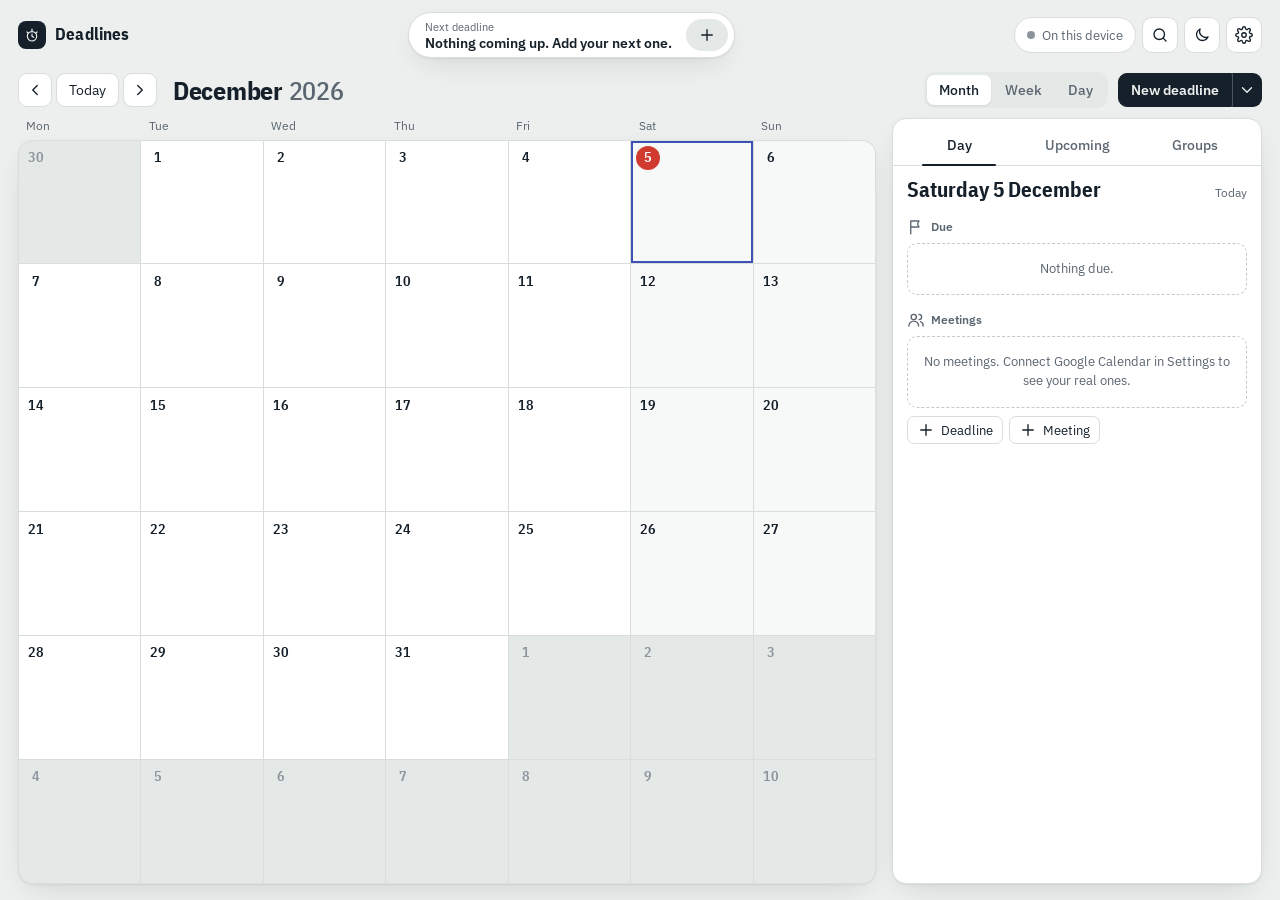
<file: index.html>
<!DOCTYPE html>
<html lang="en">
<head>
<meta charset="utf-8">
<meta name="viewport" content="width=device-width, initial-scale=1, viewport-fit=cover">
<meta name="theme-color" content="#ECEFED" media="(prefers-color-scheme: light)">
<meta name="theme-color" content="#0D1217" media="(prefers-color-scheme: dark)">
<meta name="description" content="Deadlines, meetings and conference pipelines in one calendar, synced with Google Calendar.">
<title>Deadlines</title>
<link rel="manifest" href="manifest.webmanifest">
<link rel="icon" href="icons/icon.svg" type="image/svg+xml">
<link rel="apple-touch-icon" href="icons/icon-192.png">
<link rel="preconnect" href="https://fonts.googleapis.com">
<link rel="preconnect" href="https://fonts.gstatic.com" crossorigin>
<link rel="stylesheet" href="https://fonts.googleapis.com/css2?family=IBM+Plex+Sans+Condensed:wght@500;600;700&family=IBM+Plex+Sans:wght@400;500;600;700&display=swap">
<link rel="stylesheet" href="styles.css">
<script>
  try{ const t = JSON.parse(localStorage.getItem('dt3') || '{}')?.settings?.theme; if (t === 'light' || t === 'dark') document.documentElement.dataset.theme = t; }catch(e){}
</script>
</head>
<body>
<div class="app boot">
  <header class="top">
    <div class="brand"><div class="mark" aria-hidden="true"><svg viewBox="0 0 24 24" class="i"><path d="M12 3v3M4.5 7.5l2 2M19.5 7.5l-2 2"/><circle cx="12" cy="14" r="7"/><path d="M12 14V10.5M12 14l2.5 1.5"/></svg></div><span>Deadlines</span></div>
    <div class="hero" id="hero"></div>
    <div class="topact">
      <button class="pill" id="syncPill" data-s="local"><span class="dot"></span><span class="lbl" id="syncLbl">On this device</span></button>
      <button class="iconbtn" id="searchBtn" title="Search (Ctrl K)" aria-label="Search"></button>
      <button class="iconbtn" id="themeBtn" aria-label="Switch theme"></button>
      <button class="iconbtn" id="settingsBtn" title="Settings" aria-label="Settings"></button>
    </div>
  </header>

  <div class="toolbar">
    <div class="navgrp">
      <button class="btn sq" id="prevBtn" aria-label="Previous"></button>
      <button class="btn" id="todayBtn">Today</button>
      <button class="btn sq" id="nextBtn" aria-label="Next"></button>
    </div>
    <div class="range" id="rangeTitle"></div>
    <div class="seg" id="viewSeg" role="group" aria-label="View">
      <button data-view="month" aria-pressed="true">Month</button>
      <button data-view="week" aria-pressed="false">Week</button>
      <button data-view="day" aria-pressed="false">Day</button>
    </div>
    <div class="addgrp">
      <button class="btn primary" id="addBtn">New deadline</button>
      <button class="btn primary caret" id="addMenuBtn" aria-label="More ways to add" aria-haspopup="menu" aria-expanded="false"></button>
      <div class="menu" id="addMenu" role="menu">
        <button role="menuitem" data-add="deadline">Deadline <span class="kbd k">N</span></button>
        <button role="menuitem" data-add="meeting">Meeting <span class="kbd k">M</span></button>
        <button role="menuitem" data-add="group">Group, like a conference <span class="kbd k">G</span></button>
      </div>
    </div>
  </div>

  <main class="main">
    <section class="calwrap" id="calwrap" aria-label="Calendar"></section>
    <aside class="side">
      <div class="tabs" role="tablist">
        <button role="tab" data-tab="day" aria-selected="true">Day</button>
        <button role="tab" data-tab="upcoming" aria-selected="false">Upcoming</button>
        <button role="tab" data-tab="groups" aria-selected="false">Groups</button>
      </div>
      <div class="panel" id="panel"></div>
    </aside>
  </main>
</div>
<button class="fab" id="fab" aria-label="Add"></button>

<!-- deadline / meeting -->
<dialog id="entryDlg">
  <form class="dlg" id="entryForm" novalidate>
    <div class="seg kindseg" id="kindSeg" role="group" aria-label="Entry type">
      <button type="button" data-kind="deadline" aria-pressed="true">Deadline</button>
      <button type="button" data-kind="meeting" aria-pressed="false">Meeting</button>
    </div>
    <div class="dlg-body">
      <input class="bigtitle" name="title" maxlength="200" placeholder="Add a title" autocomplete="off" aria-label="Title">
      <div data-for="deadline">
        <div class="grid2">
          <label class="f">Group <input name="group" list="groupList" placeholder="ICSSP 2027" autocomplete="off"></label>
          <label class="f">Type <select name="type"></select></label>
        </div>
        <div class="grid3">
          <label class="f">Date <input name="date" type="date"></label>
          <label class="f">Due time <input name="time" type="time"></label>
          <label class="f">Time zone <select name="tz"><option value="local">My time</option><option value="AoE">AoE (UTC-12)</option></select></label>
        </div>
        <div class="hint" id="dueHint"></div>
        <label class="chk" id="doneWrap"><input type="checkbox" name="done"> Done</label>
      </div>
      <div data-for="meeting" hidden>
        <label class="f">Calendar <select name="cal"></select></label>
        <label class="chk"><input type="checkbox" name="allDay"> All day</label>
        <div class="grid2">
          <label class="f">Starts <input name="sdate" type="date"></label>
          <label class="f" data-timed>&nbsp;<input name="stime" type="time"></label>
          <label class="f">Ends <input name="edate" type="date"></label>
          <label class="f" data-timed>&nbsp;<input name="etime" type="time"></label>
        </div>
        <div class="hint" id="meetHint"></div>
        <label class="f">Link to group <select name="mgroup"></select></label>
      </div>
      <label class="f">Notes <textarea name="notes" rows="3" placeholder="Links, what to show the professor, room"></textarea></label>
      <div class="hint hot" id="entryErr" role="alert"></div>
    </div>
    <div class="actions">
      <div class="left">
        <button type="button" class="btn danger" id="entryDel">Delete</button>
        <button type="button" class="btn" id="entryDup">Duplicate</button>
        <a class="btn" id="entryOpen" target="_blank" rel="noopener">Open in Google</a>
      </div>
      <button type="button" class="btn" data-close>Cancel</button>
      <button type="submit" class="btn primary">Save</button>
    </div>
  </form>
</dialog>
<datalist id="groupList"></datalist>

<!-- group -->
<dialog id="groupDlg">
  <form class="dlg" id="groupForm" novalidate>
    <h3 id="groupTitle">New group</h3>
    <div class="dlg-body">
      <div class="grid2">
        <label class="f">Name <input name="name" maxlength="80" placeholder="ICSSP 2027" autocomplete="off"></label>
        <label class="f">Kind
          <select name="kind"><option>Conference</option><option>Journal</option><option>Course</option><option>Project</option><option>Meeting series</option><option>Application</option><option>Other</option></select>
        </label>
      </div>
      <div class="f">Color, shared with Google Calendar <div class="swatches" id="swatches"></div></div>
      <label class="f">Meeting tag <input name="tag" maxlength="30" placeholder="ICSSP2027" autocomplete="off"></label>
      <div class="hint">Put <b id="tagEx">#ICSSP2027</b> in a Google Calendar event's description and it shows up in this group.</div>
      <div class="hint" id="stageHint"></div>
      <div class="stagehead"><span>Step</span><span>Date</span><span>Time</span><span>Done</span><span></span></div>
      <div id="stageRows"></div>
      <button type="button" class="link" id="addStage">Add another step</button>
      <div class="hint hot" id="groupErr" role="alert"></div>
    </div>
    <div class="actions">
      <div class="left"><button type="button" class="btn danger" id="groupDel">Delete group</button></div>
      <button type="button" class="btn" data-close>Cancel</button>
      <button type="submit" class="btn primary">Save</button>
    </div>
  </form>
</dialog>

<!-- settings -->
<dialog id="settingsDlg">
  <div class="dlg settings">
    <h3>Settings</h3>
    <div class="dlg-body">
      <section>
        <h4>Appearance</h4>
        <div class="seg" id="themeSeg" role="group" aria-label="Theme">
          <button type="button" data-theme="system">System</button><button type="button" data-theme="light">Light</button><button type="button" data-theme="dark">Dark</button>
        </div>
      </section>
      <section>
        <h4>Google Calendar</h4>
        <div class="status" id="gStatus"></div>
        <div id="gSetup">
          <p>Paste the OAuth client ID from Google Cloud Console. The setup guide in README.md walks through it.</p>
          <label class="f">OAuth client ID <input id="clientId" class="in" placeholder="1234567890-abc.apps.googleusercontent.com" autocomplete="off" spellcheck="false"></label>
          <div class="hint hot" id="gErr" role="alert"></div>
        </div>
        <div id="gCals" hidden>
          <p>Show meetings from these calendars:</p>
          <div class="callist" id="calList"></div>
        </div>
        <div class="rowbtns">
          <button type="button" class="btn primary" id="gConnect">Connect Google Calendar</button>
          <button type="button" class="btn" id="gSync" hidden>Sync now</button>
          <button type="button" class="btn danger" id="gDisconnect" hidden>Disconnect</button>
        </div>
      </section>
      <section>
        <h4>Deadline reminders in Google Calendar</h4>
        <p>Google sends these to your phone. Pick up to five.</p>
        <div class="radios" id="remList"></div>
      </section>
      <section>
        <h4>Defaults</h4>
        <label class="f">Time zone for new deadlines <select id="defTz" class="in"><option value="local">My time</option><option value="AoE">AoE (UTC-12), common for conferences</option></select></label>
        <label class="chk"><input type="checkbox" id="notifyChk"> Browser notifications while the tracker is open (morning summary and 1 hour before timed deadlines)</label>
      </section>
      <section>
        <h4>Your data</h4>
        <p>Back up saves a file you can restore on any device. Restore also accepts backups from the earlier laptop version.</p>
        <div class="rowbtns">
          <button type="button" class="btn" id="backupBtn">Back up</button>
          <button type="button" class="btn" id="restoreBtn">Restore</button>
          <button type="button" class="btn danger" id="eraseBtn">Erase data on this device</button>
          <input type="file" id="restoreFile" accept=".json,application/json" hidden>
        </div>
      </section>
      <section>
        <h4>Keyboard</h4>
        <div class="keys">
          <kbd>N</kbd><span>New deadline</span><kbd>M</kbd><span>New meeting</span><kbd>G</kbd><span>New group</span>
          <kbd>Ctrl K</kbd><span>Search everything</span><kbd>T</kbd><span>Jump to today</span>
          <kbd>1 2 3</kbd><span>Month, week, day</span><kbd>← →</kbd><span>Previous, next</span>
        </div>
      </section>
    </div>
    <div class="actions"><span class="hint" style="margin:0 auto 0 0" id="verLbl"></span><button type="button" class="btn primary" data-close>Done</button></div>
  </div>
</dialog>

<!-- search -->
<dialog id="searchDlg" aria-label="Search">
  <div class="sbox"><span id="searchIco"></span><input id="searchIn" placeholder="Search deadlines, groups, meetings, or type a date" autocomplete="off" aria-label="Search"><span class="kbd">Esc</span></div>
  <div class="sres" id="searchRes" role="listbox"></div>
</dialog>

<div class="toasts" id="toasts" aria-live="polite"></div>

<script src="app.js"></script>
</body>
</html>
</file>
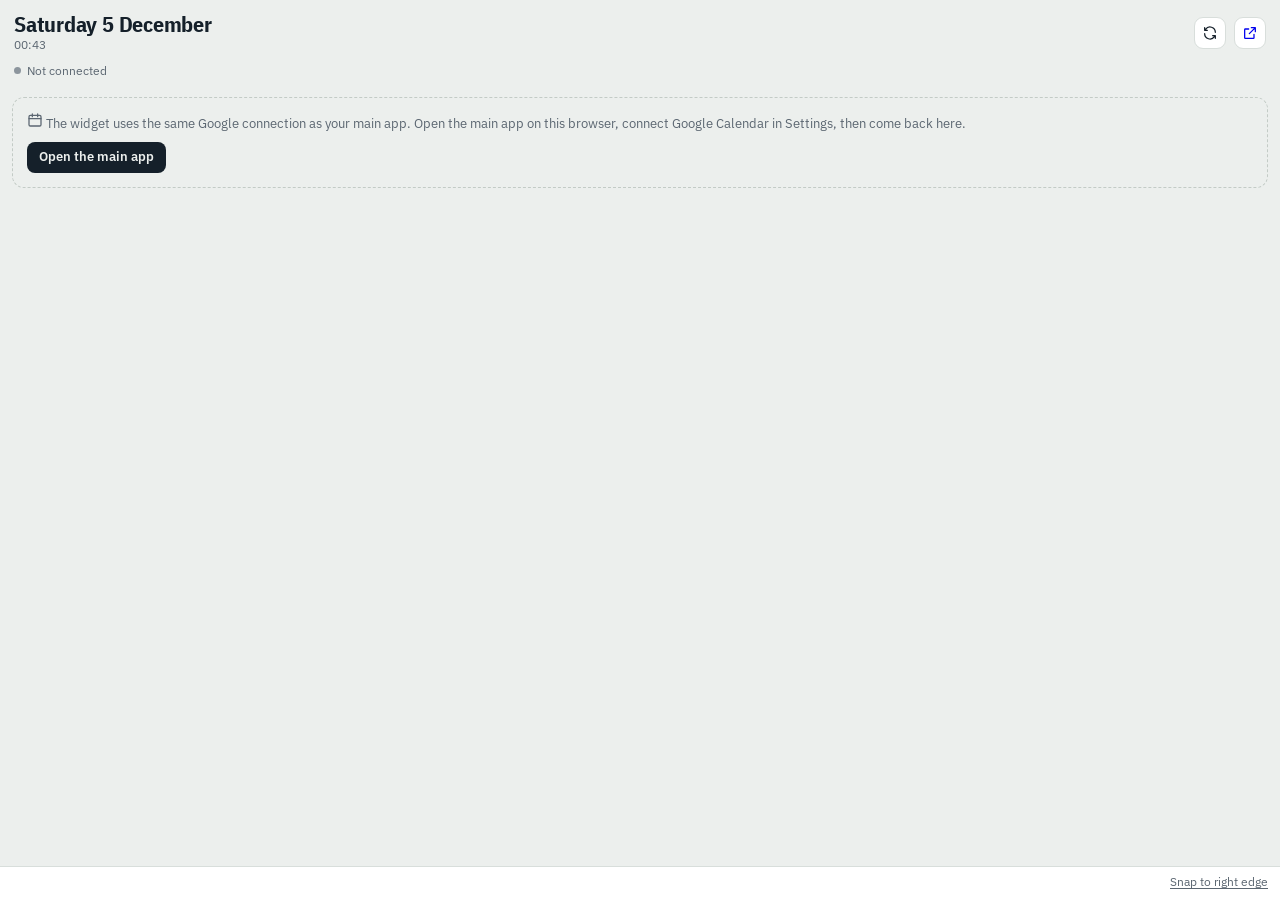
<file: widget.html>
<!DOCTYPE html>
<html lang="en">
<head>
<meta charset="utf-8">
<meta name="viewport" content="width=device-width, initial-scale=1">
<title>Deadlines widget</title>
<link rel="icon" href="icons/icon.svg" type="image/svg+xml">
<link rel="preconnect" href="https://fonts.googleapis.com">
<link rel="preconnect" href="https://fonts.gstatic.com" crossorigin>
<link rel="stylesheet" href="https://fonts.googleapis.com/css2?family=IBM+Plex+Sans+Condensed:wght@500;600;700&family=IBM+Plex+Sans:wght@400;500;600&display=swap">
<script>
  try{ const t = JSON.parse(localStorage.getItem('dt3') || '{}')?.settings?.theme; if (t === 'light' || t === 'dark') document.documentElement.dataset.theme = t; }catch(e){}
</script>
<style>
:root{
  --bg:#ECEFED; --surface:#FFFFFF; --surface2:#F5F7F6; --sunk:#E4E8E6;
  --ink:#15202A; --muted:#5B6671; --faint:#8C959D; --line:#D8DEDB; --line2:#C3CBC6;
  --accent:#3F51B5; --hot:#D13B2F; --warm:#B7791F; --ok:#2E8B57;
  --hot-bg:#FBE9E7; --warm-bg:#FBF1DE; --ok-bg:#E3F3EA;
  --body:"IBM Plex Sans",system-ui,"Segoe UI",Roboto,Arial,sans-serif;
  --cond:"IBM Plex Sans Condensed","Arial Narrow","Segoe UI",system-ui,sans-serif;
  color-scheme:light;
}
@media (prefers-color-scheme:dark){ :root:not([data-theme="light"]){
  --bg:#0D1217; --surface:#151B22; --surface2:#19212A; --sunk:#10161C; --ink:#E5EBE9; --muted:#97A2AC; --faint:#66727D;
  --line:#242E38; --line2:#33404C; --accent:#8C9EFF; --hot:#FF6B5E; --warm:#F0B357; --ok:#5DCB8F;
  --hot-bg:#3A1C1A; --warm-bg:#352A15; --ok-bg:#16301F; color-scheme:dark; } }
:root[data-theme="dark"]{
  --bg:#0D1217; --surface:#151B22; --surface2:#19212A; --sunk:#10161C; --ink:#E5EBE9; --muted:#97A2AC; --faint:#66727D;
  --line:#242E38; --line2:#33404C; --accent:#8C9EFF; --hot:#FF6B5E; --warm:#F0B357; --ok:#5DCB8F;
  --hot-bg:#3A1C1A; --warm-bg:#352A15; --ok-bg:#16301F; color-scheme:dark; }
*{box-sizing:border-box}
html,body{margin:0;height:100%}
body{background:var(--bg);color:var(--ink);font:13.5px/1.45 var(--body);-webkit-font-smoothing:antialiased;display:flex;flex-direction:column;overflow:hidden}
button,input,select{font:inherit;color:inherit}
button{cursor:pointer}
:focus-visible{outline:2px solid var(--accent);outline-offset:2px}
svg.i{width:16px;height:16px;flex:none;stroke:currentColor;fill:none;stroke-width:1.9;stroke-linecap:round;stroke-linejoin:round}

/* top bar */
.bar{display:flex;align-items:center;gap:8px;padding:12px 14px 8px}
.date{flex:1;min-width:0}
.date b{display:block;font:700 22px/1.05 var(--cond);letter-spacing:-.01em}
.date span{font-size:12px;color:var(--muted)}
.ib{width:32px;height:32px;display:grid;place-items:center;border:1px solid var(--line);background:var(--surface);border-radius:9px;padding:0}
.ib:hover{background:var(--surface2);border-color:var(--line2)}
.ib.spin svg{animation:spin .9s linear infinite}
@keyframes spin{to{transform:rotate(360deg)}}
.sync{display:flex;align-items:center;gap:6px;font-size:11.5px;color:var(--muted);padding:0 14px 8px}
.sync .dot{width:7px;height:7px;border-radius:50%;background:var(--faint)}
.sync[data-s=ok] .dot{background:var(--ok)} .sync[data-s=syncing] .dot{background:var(--accent);animation:pulse 1s infinite}
.sync[data-s=offline] .dot,.sync[data-s=signin] .dot{background:var(--warm)} .sync[data-s=error] .dot{background:var(--hot)}
.sync button{margin-left:auto;border:0;background:var(--ink);color:var(--bg);border-radius:7px;padding:3px 9px;font-size:11.5px;font-weight:600}
@keyframes pulse{50%{opacity:.35}}

.scroll{flex:1;overflow:auto;padding:0 12px 12px}

/* countdown */
.hero{display:block;width:100%;text-align:left;border:1px solid var(--line);background:var(--surface);border-radius:14px;padding:11px 13px 12px;margin-bottom:10px;position:relative;overflow:hidden}
.hero::before{content:"";position:absolute;left:0;top:0;bottom:0;width:4px;background:var(--c,var(--accent))}
.hero .k{font-size:11px;color:var(--muted)}
.hero .t{display:block;font-weight:600;font-size:14.5px;margin:1px 0 6px;overflow-wrap:anywhere}
.clock{display:flex;align-items:baseline;gap:1px;font:700 30px/1 var(--cond);font-variant-numeric:tabular-nums;letter-spacing:-.01em}
.clock small{font:500 12px var(--body);color:var(--muted);margin:0 7px 0 2px}
.hero.hot .clock{color:var(--hot)} .hero.warm .clock{color:var(--warm)}
.hero .when{font-size:12px;color:var(--muted);margin-top:4px}

/* sections */
h2{display:flex;align-items:center;gap:6px;font:600 11.5px/1 var(--body);color:var(--muted);margin:14px 2px 7px;text-transform:none}
h2 .n{margin-left:auto;font-weight:500;color:var(--faint)}
h2.hot{color:var(--hot)}
.issue{display:flex;gap:8px;font-size:12.5px;border-radius:10px;padding:7px 9px;margin-bottom:5px;background:var(--hot-bg);border:1px solid color-mix(in srgb,var(--hot) 30%,transparent)}
.issue svg{color:var(--hot);margin-top:1px}
.issue.warm{background:var(--warm-bg);border-color:color-mix(in srgb,var(--warm) 35%,transparent)} .issue.warm svg{color:var(--warm)}
.issue b{font-weight:600}
.card{background:var(--surface);border:1px solid var(--line);border-radius:12px;overflow:hidden}
.it{display:grid;grid-template-columns:22px minmax(0,1fr) auto;gap:9px;align-items:center;padding:8px 10px;border-top:1px solid var(--line);position:relative}
.it:first-child{border-top:0}
.it.past{opacity:.55}
.it .tt{font-weight:500;overflow-wrap:anywhere;display:block}
.it .sub{display:flex;flex-wrap:wrap;gap:0 8px;font-size:11.5px;color:var(--muted)}
.it .tm{font:600 12.5px/1.2 var(--cond);font-variant-numeric:tabular-nums;text-align:right;white-space:nowrap}
.it .tm small{display:block;font:400 10.5px var(--body);color:var(--muted)}
.it.done .tt{text-decoration:line-through;color:var(--muted)}
.mk{width:10px;height:10px;border-radius:50%;border:2.5px solid var(--c);justify-self:center}
.ck{width:18px;height:18px;border:2px solid var(--line2);border-radius:6px;background:none;padding:0;display:grid;place-items:center;justify-self:center;transition:background .15s,border-color .15s}
.ck svg{width:12px;height:12px;stroke-width:3;opacity:0;transform:scale(.4);transition:all .18s}
.ck:hover{border-color:var(--ink)}
.it.done .ck{background:var(--ok);border-color:var(--ok);color:#fff} .it.done .ck svg{opacity:1;transform:none}
.gdot{display:inline-flex;align-items:center;gap:4px;color:var(--ink)}
.gdot::before{content:"";width:7px;height:7px;border-radius:2px;background:var(--c)}
.badge{display:inline-flex;align-items:center;gap:3px;font-size:10.5px;font-weight:600;border-radius:5px;padding:0 5px}
.badge svg{width:10px;height:10px}
.badge.hot{background:var(--hot-bg);color:var(--hot)} .badge.mute{background:var(--sunk);color:var(--muted)}
.now{display:flex;align-items:center;gap:6px;font-size:10.5px;font-weight:600;color:var(--hot);padding:0 10px;height:0;position:relative;z-index:1}
.now::after{content:"";flex:1;border-top:2px solid var(--hot)}
.now span{background:var(--surface);padding:0 4px 0 0;transform:translateY(-1px)}
.empty{font-size:12.5px;color:var(--muted);padding:12px;text-align:center}
.day{font:600 12.5px var(--cond);color:var(--ink);padding:7px 10px 5px;background:var(--surface2);border-top:1px solid var(--line);display:flex;justify-content:space-between}
.day:first-child{border-top:0}
.day span{font:400 11px var(--body);color:var(--muted)}

/* quick add */
.add{border-top:1px solid var(--line);background:var(--surface);padding:9px 12px 10px}
.add .row1{display:flex;gap:6px}
.add input,.add select{background:var(--surface2);border:1px solid var(--line);border-radius:8px;padding:7px 8px;font-size:13px;min-width:0}
.add input:focus,.add select:focus{outline:none;border-color:var(--accent)}
.add .title{flex:1}
.add .go{border:0;background:var(--ink);color:var(--bg);border-radius:8px;padding:0 12px;font-weight:600}
.add .row2{display:grid;grid-template-columns:1.2fr 1fr 82px;gap:6px;margin-top:6px}
.add .row2[hidden]{display:none}
.add .err{font-size:11.5px;color:var(--hot);margin-top:4px;min-height:0}
.foot{display:flex;gap:6px;justify-content:space-between;align-items:center;padding:7px 12px 9px;font-size:11.5px;color:var(--muted);background:var(--surface);border-top:1px solid var(--line)}
.foot a,.foot button{color:var(--muted);text-decoration:underline;text-underline-offset:2px;border:0;background:none;padding:0;font-size:11.5px}
.foot a:hover,.foot button:hover{color:var(--ink)}
.setup{margin:10px 0;padding:14px;border:1px dashed var(--line2);border-radius:12px;font-size:13px;color:var(--muted)}
.setup a{display:inline-block;margin-top:8px;background:var(--ink);color:var(--bg);border-radius:8px;padding:6px 12px;text-decoration:none;font-weight:600}
.toast{position:fixed;left:12px;right:12px;bottom:118px;background:var(--ink);color:var(--bg);border-radius:10px;padding:8px 12px;font-size:12.5px;display:flex;gap:10px;align-items:center;animation:tin .25s ease-out;z-index:9}
.toast button{margin-left:auto;background:none;border:0;color:var(--bg);font-weight:700;text-decoration:underline;padding:0}
@keyframes tin{from{opacity:0;transform:translateY(8px)}}
.fresh{animation:fresh .5s ease-out}
@keyframes fresh{from{background:color-mix(in srgb,var(--accent) 18%,transparent)}}
@media (prefers-reduced-motion:reduce){*{animation:none!important;transition:none!important}}
</style>
</head>
<body>
  <div class="bar">
    <div class="date"><b id="dToday"></b><span id="dClock"></span></div>
    <button class="ib" id="refresh" title="Sync now" aria-label="Sync now"></button>
    <a class="ib" id="openApp" href="./" target="_blank" rel="noopener" title="Open the full app" aria-label="Open the full app"></a>
  </div>
  <div class="sync" id="sync" data-s="local"><span class="dot"></span><span id="syncTxt">Loading</span></div>
  <div class="scroll" id="main"></div>
  <form class="add" id="add" autocomplete="off">
    <div class="row1">
      <input class="title" name="title" placeholder="Add a deadline" maxlength="200" aria-label="New deadline title">
      <button class="go" type="submit">Add</button>
    </div>
    <div class="row2" id="addMore" hidden>
      <select name="group" aria-label="Group"></select>
      <input name="date" type="date" aria-label="Date">
      <input name="time" type="time" aria-label="Due time">
    </div>
    <div class="err" id="addErr" role="alert"></div>
  </form>
  <div class="foot"><span id="footInfo"></span><button type="button" id="snap" title="Move this window to the right edge of the screen">Snap to right edge</button></div>

<script>
(() => {
'use strict';
/* This widget shares data and the Google connection with the main app (same site, same storage keys).
   It only writes deadlines (done, quick add). Meetings and groups are edited in the main app. */
const KEY = 'dt3', AUTH_KEY = 'dt3-auth', PLACED = 'dt3-widget-placed';
const API = 'https://www.googleapis.com/calendar/v3', SCOPE = 'https://www.googleapis.com/auth/calendar', CONFIG_ID = 'dtconfig00';
const DAY = 864e5, HOUR = 36e5, MIN = 6e4;
const GCOLORS = {1:'#7986CB',2:'#33B679',3:'#8E24AA',4:'#E67C73',5:'#F6BF26',6:'#F4511E',7:'#039BE5',8:'#616161',9:'#3F51B5',10:'#0B8043',11:'#D50000'};
const FOOTER_RE = /\n*\[Deadline Tracker[^\]]*\]\s*$/;
const ICON = {
  sync:'<path d="M20 11a8 8 0 0 0-14.6-4.5L4 8M4 4v4h4M4 13a8 8 0 0 0 14.6 4.5L20 16M20 20v-4h-4"/>',
  open:'<path d="M14 4h6v6M20 4l-9 9M18 14v5a1 1 0 0 1-1 1H5a1 1 0 0 1-1-1V7a1 1 0 0 1 1-1h5"/>',
  check:'<path d="M5 12.5l4.5 4.5L19 7.5"/>', alert:'<path d="M12 3l9.5 17h-19z"/><path d="M12 10v4M12 17.5v.01"/>',
  flag:'<path d="M5 21V4M5 4h11l-2 4 2 4H5"/>', cal:'<rect x="3" y="5" width="18" height="16" rx="2"/><path d="M3 10h18M8 3v4M16 3v4"/>'
};
const ic = n => `<svg viewBox="0 0 24 24" class="i" aria-hidden="true">${ICON[n]}</svg>`;
const $ = s => document.querySelector(s);
const esc = s => String(s ?? '').replace(/[&<>"']/g, c => ({'&':'&amp;','<':'&lt;','>':'&gt;','"':'&quot;',"'":'&#39;'}[c]));
const pad = n => String(n).padStart(2, '0');
const iso = d => `${d.getFullYear()}-${pad(d.getMonth() + 1)}-${pad(d.getDate())}`;
const parseD = s => { const [y, m, d] = s.split('-').map(Number); return new Date(y, m - 1, d); };
const addDays = (s, n) => { const d = parseD(s); d.setDate(d.getDate() + n); return iso(d); };
const diffDays = (a, b) => Math.round((parseD(a) - parseD(b)) / DAY);
const todayISO = () => iso(new Date());
const fmtT = d => `${pad(d.getHours())}:${pad(d.getMinutes())}`;
const fmtD = (s, o) => parseD(s).toLocaleDateString('en-GB', o || { weekday:'short', day:'numeric', month:'short' });
const plural = (n, w) => `${n} ${w}${n === 1 ? '' : 's'}`;
const B32 = '0123456789abcdefghijklmnopqrstuv';
const genId = () => { let s = 'dt'; for (const x of crypto.getRandomValues(new Uint8Array(22))) s += B32[x & 31]; return s; };

/* ---------- shared storage: always read fresh, write right away ---------- */
function read(){ try{ const s = JSON.parse(localStorage.getItem(KEY)); if (s && s.v === 3) return s; }catch(e){} return null; }
function write(s){ try{ localStorage.setItem(KEY, JSON.stringify(s)); }catch(e){ toast('Could not save on this device.'); } }
let S = read();
function update(fn){ const s = read() || S; if (!s) return; fn(s); write(s); S = s; }
function enqueueIn(s, op){ const k = op.t + ':' + (op.id || ''); s.queue = (s.queue || []).filter(q => (q.t + ':' + (q.id || '')) !== k); s.queue.push(op); }

/* ---------- same rules as the main app ---------- */
const G = id => (S?.groups || []).find(g => g.id === id) || { id:'', name:'General', color:8 };
const gcol = c => GCOLORS[c] || GCOLORS[8];
function dueAt(d){
  const [y, m, dd] = d.date.split('-').map(Number);
  if (!d.time) return new Date(y, m - 1, dd, 23, 59, 59);
  const [h, mi] = d.time.split(':').map(Number);
  return d.tz === 'AoE' ? new Date(Date.UTC(y, m - 1, dd, h + 12, mi)) : new Date(y, m - 1, dd, h, mi);
}
const dueDay = d => d.time ? iso(dueAt(d)) : d.date;
const mStart = m => m.allDay ? parseD(m.sd).getTime() : +new Date(m.start);
const mEnd = m => m.allDay ? parseD(m.ed).getTime() : Math.max(+new Date(m.end), +new Date(m.start) + 15 * MIN);
function meetingsOn(day){ const ds = parseD(day).getTime(), de = ds + DAY; return (S?.meetings || []).filter(m => mStart(m) < de && mEnd(m) > ds); }
function meetingGroup(m){ const t = ((m.desc || '') + ' ' + (m.title || '')).toLowerCase(); return (S?.groups || []).find(g => g.tag && t.includes('#' + g.tag.toLowerCase())); }
const mColor = m => { const g = meetingGroup(m); return g ? gcol(g.color) : (m.colorId ? gcol(m.colorId) : (S?.settings?.calMeta?.[m.calId]?.color || '#039BE5')); };
function dayIssues(day){
  const ds = parseD(day).getTime(), de = ds + DAY;
  const timed = meetingsOn(day).filter(m => !m.allDay), out = [];
  for (let i = 0; i < timed.length; i++) for (let j = i + 1; j < timed.length; j++){
    const a = timed[i], b = timed[j], s = Math.max(mStart(a), mStart(b)), e = Math.min(mEnd(a), mEnd(b));
    if (e > s && s >= ds && s < de) out.push({ kind:'overlap', ids:[a.id, b.id], html:`<b>${esc(a.title)}</b> overlaps <b>${esc(b.title)}</b>, ${fmtT(new Date(s))} to ${fmtT(new Date(e))}.` });
  }
  const dls = (S?.deadlines || []).filter(d => !d.done && dueDay(d) === day);
  dls.filter(d => d.time).forEach(d => {
    const t = +dueAt(d), m = timed.find(m => mStart(m) <= t && mEnd(m) > t);
    if (m) out.push({ kind:'during', ids:[d.id], html:`<b>${esc(d.title)}</b> is due ${fmtT(dueAt(d))}, during <b>${esc(m.title)}</b>. Finish before ${fmtT(new Date(mStart(m)))}.` });
  });
  if (dls.length){
    const mins = timed.reduce((a, m) => a + (Math.min(mEnd(m), de) - Math.max(mStart(m), ds)) / MIN, 0);
    if (mins >= 240) out.push({ kind:'busy', ids:[], html:`${plural(Math.round(mins / 60), 'hour')} of meetings on a deadline day.` });
  }
  return out;
}

/* ---------- Google ---------- */
let auth = {}, syncing = false, status = 'local', statusMsg = '', gisP = null;
const readAuth = () => { try{ auth = JSON.parse(localStorage.getItem(AUTH_KEY)) || {}; }catch(e){ auth = {}; } };
const hasToken = () => { readAuth(); return auth.token && Date.now() < (auth.exp || 0) - MIN; };
function loadGIS(){
  if (gisP) return gisP;
  gisP = new Promise((res, rej) => {
    if (window.google?.accounts?.oauth2) return res();
    const s = document.createElement('script'); s.src = 'https://accounts.google.com/gsi/client'; s.async = true;
    s.onload = res; s.onerror = () => { gisP = null; rej(new Error('offline')); }; document.head.appendChild(s);
  });
  return gisP;
}
function requestToken(interactive){
  return loadGIS().then(() => new Promise((res, rej) => {
    const timer = setTimeout(() => rej(new Error('timeout')), interactive ? 120000 : 12000);
    const tc = google.accounts.oauth2.initTokenClient({
      client_id: S.settings.clientId, scope: SCOPE,
      callback: r => { clearTimeout(timer); if (r.error) return rej(new Error(r.error));
        auth = { token: r.access_token, exp: Date.now() + (Number(r.expires_in) || 3600) * 1000 };
        try{ localStorage.setItem(AUTH_KEY, JSON.stringify(auth)); }catch(e){} res(); },
      error_callback: e => { clearTimeout(timer); rej(new Error(e?.type || 'failed')); }
    });
    tc.requestAccessToken({ prompt: interactive ? '' : 'none', login_hint: S.settings.email || undefined });
  }));
}
class ApiError extends Error { constructor(st, m){ super(m); this.status = st; } }
async function gapi(method, path, { body, params } = {}){
  const url = new URL(API + path);
  if (params) Object.entries(params).forEach(([k, v]) => { if (v !== undefined && v !== null) url.searchParams.append(k, v); });
  let r;
  try{ r = await fetch(url, { method, headers: { Authorization: 'Bearer ' + auth.token, ...(body ? { 'Content-Type':'application/json' } : {}) }, body: body ? JSON.stringify(body) : undefined }); }
  catch(e){ throw new ApiError(0, 'offline'); }
  if (r.status === 401){ try{ localStorage.removeItem(AUTH_KEY); }catch(e){} auth = {}; throw new ApiError(401, 'signin'); }
  if (r.status === 204) return null;
  const j = await r.json().catch(() => null);
  if (!r.ok) throw new ApiError(r.status, j?.error?.message || ('Google returned ' + r.status));
  return j;
}
async function listAll(path, params){ let items = [], pageToken; do { const j = await gapi('GET', path, { params: { ...params, pageToken, maxResults: 2500 } }); items = items.concat(j.items || []); pageToken = j.nextPageToken; } while (pageToken); return items; }
const encCal = id => '/calendars/' + encodeURIComponent(id);

function deadlineToEvent(d){
  const g = G(d.groupId), start = {}, end = {};
  if (d.time){ const t = dueAt(d); start.dateTime = t.toISOString(); end.dateTime = new Date(+t + 15 * MIN).toISOString(); }
  else { start.date = d.date; end.date = addDays(d.date, 1); }
  return { summary: (d.done ? '✓ ' : '') + `[${g.name}] ${d.title}`,
    description: (d.notes ? d.notes + '\n\n' : '') + `[Deadline Tracker: ${d.type}${d.tz === 'AoE' && d.time ? ', due ' + d.time + ' AoE' : ''}]`,
    start, end, transparency:'transparent', colorId: String(g.color || 8), status:'confirmed',
    reminders: { useDefault:false, overrides: d.done ? [] : (S.settings.reminders || [4320,1440]).slice(0, 5).map(m => ({ method:'popup', minutes:m })) },
    extendedProperties: { private: { dt:'1', g: d.groupId || '', ty: d.type, dn: d.done ? '1' : '0', tz: d.tz || 'local', up: String(d.updated || Date.now()) } } };
}
function eventToDeadline(ev, groups){
  const p = ev.extendedProperties?.private || {};
  const d = { id: ev.id, groupId: p.g || '', type: p.ty || 'Task', tz: p.tz === 'AoE' ? 'AoE' : 'local', done: p.dn === '1', updated: Number(p.up) || 0 };
  d.title = String(ev.summary || '').replace(/^✓\s*/, '').replace(/^\[[^\]]*\]\s*/, '') || 'Untitled';
  d.notes = String(ev.description || '').replace(FOOTER_RE, '').trim();
  if (ev.start?.date){ d.date = ev.start.date; d.time = ''; }
  else { const t = new Date(ev.start.dateTime);
    if (d.tz === 'AoE'){ const a = new Date(+t - 12 * HOUR); d.date = `${a.getUTCFullYear()}-${pad(a.getUTCMonth() + 1)}-${pad(a.getUTCDate())}`; d.time = `${pad(a.getUTCHours())}:${pad(a.getUTCMinutes())}`; }
    else { d.date = iso(t); d.time = fmtT(t); } }
  if (!groups.some(g => g.id === d.groupId)){
    const m = String(ev.summary || '').match(/^(?:✓\s*)?\[([^\]]+)\]/);
    const g = m && groups.find(x => x.name.toLowerCase() === m[1].toLowerCase()); if (g) d.groupId = g.id;
  }
  return d;
}
function eventToMeeting(ev, calId, calMeta){
  const role = calMeta[calId]?.role;
  const m = { id: ev.id, calId, title: ev.summary || '(No title)', desc: ev.description || '', colorId: ev.colorId ? Number(ev.colorId) : 0,
    link: ev.htmlLink || '', editable: ['owner','writer'].includes(role) && (!ev.organizer || ev.organizer.self || ev.guestsCanModify === true),
    recurring: !!ev.recurringEventId, attendees: (ev.attendees || []).length, meet: ev.hangoutLink || '', location: ev.location || '' };
  if (ev.start?.date){ m.allDay = true; m.sd = ev.start.date; m.ed = ev.end?.date || addDays(ev.start.date, 1); }
  else { m.allDay = false; m.start = ev.start.dateTime; m.end = ev.end?.dateTime || ev.start.dateTime; }
  return m;
}
async function upsertEvent(calId, id, body){
  try{ return await gapi('PATCH', `${encCal(calId)}/events/${id}`, { body }); }
  catch(e){ if (e.status !== 404 && e.status !== 410) throw e;
    try{ return await gapi('POST', `${encCal(calId)}/events`, { body: { ...body, id } }); }
    catch(e2){ if (e2.status === 409) return gapi('PATCH', `${encCal(calId)}/events/${id}`, { body }); throw e2; } }
}

/* send waiting deadline changes. Other kinds of changes are left for the main app. */
async function flushDeadlines(){
  const cal = S.settings.deadlineCalId;
  for (const op of (read()?.queue || []).filter(q => q.t === 'd')){
    try{
      const d = (read()?.deadlines || []).find(x => x.id === op.id);
      if (d) await upsertEvent(cal, d.id, deadlineToEvent(d));
      else { try{ await gapi('DELETE', `${encCal(cal)}/events/${op.id}`); }catch(e){ if (![404, 410].includes(e.status)) throw e; } }
      update(s => { s.queue = s.queue.filter(q => !(q.t === 'd' && q.id === op.id)); });
    }catch(e){
      if (e.status === 0 || e.status === 401 || e.status === 429 || e.status >= 500) throw e;
      update(s => { s.queue = s.queue.filter(q => !(q.t === 'd' && q.id === op.id)); });
    }
  }
}
async function pull(){
  const st = read() || S, set = st.settings, cal = set.deadlineCalId;
  let groups = null, gUpdated = 0;
  try{ const cfg = await gapi('GET', `${encCal(cal)}/events/${CONFIG_ID}`); const j = cfg && cfg.status !== 'cancelled' ? JSON.parse(cfg.description || '{}') : null; if (j && Array.isArray(j.groups)){ groups = j.groups; gUpdated = j.updated || 0; } }
  catch(e){ if (![404, 410].includes(e.status)) throw e; }
  const evs = await listAll(`${encCal(cal)}/events`, { privateExtendedProperty:'dt=1', singleEvents:true, showDeleted:false, timeMin: new Date(Date.now() - 400 * DAY).toISOString() });
  const a = addDays(todayISO(), -2), b = addDays(todayISO(), 16);
  let meets = [];
  for (const c of set.calendars || []){
    const list = await listAll(`${encCal(c)}/events`, { singleEvents:true, orderBy:'startTime', timeMin: parseD(a).toISOString(), timeMax: parseD(b).toISOString(), showDeleted:false });
    list.filter(e => e.status !== 'cancelled' && !['workingLocation','birthday'].includes(e.eventType) && !e.extendedProperties?.private?.dt).forEach(e => meets.push(eventToMeeting(e, c, set.calMeta || {})));
  }
  // merge into the latest stored state, keeping anything still waiting to be sent
  update(s => {
    const hasCfg = (s.queue || []).some(q => q.t === 'cfg');
    if (groups && !hasCfg && gUpdated > (s.groupsUpdated || 0)){ s.groups = groups; s.groupsUpdated = gUpdated; }
    const pd = new Set((s.queue || []).filter(q => q.t === 'd').map(q => q.id));
    const pm = new Set((s.queue || []).filter(q => q.t === 'm').map(q => q.id));
    s.deadlines = evs.filter(e => e.status !== 'cancelled' && !pd.has(e.id)).map(e => eventToDeadline(e, s.groups)).concat(s.deadlines.filter(d => pd.has(d.id)));
    const keepOld = s.meetRange && s.meetRange[0] < a ? s.meetings.filter(m => !pm.has(m.id) && (mEnd(m) <= parseD(a).getTime() || mStart(m) >= parseD(b).getTime())) : [];
    s.meetings = meets.filter(m => !pm.has(m.id)).concat(keepOld, s.meetings.filter(m => pm.has(m.id)));
    s.meetRange = s.meetRange && s.meetRange[0] < a && s.meetRange[1] > b ? s.meetRange : [a, b];
    s.lastSync = Date.now();
  });
}
function setStatus(s, msg){ status = s; statusMsg = msg || ''; paintStatus(); }
async function sync({ interactive = false } = {}){
  S = read();
  if (!S || !S.settings?.connected || !S.settings.deadlineCalId || !S.settings.clientId){ setStatus('local'); render(); return; }
  if (syncing) return;
  if (!navigator.onLine){ setStatus('offline'); return; }
  syncing = true; setStatus('syncing');
  try{
    if (!hasToken()){
      try{ await requestToken(interactive); }
      catch(e){ setStatus(e.message === 'offline' ? 'offline' : 'signin'); return; }
    }
    await flushDeadlines();
    await pull();
    S = read(); render();
    setStatus(S.queue.some(q => q.t === 'd') ? 'offline' : 'ok');
  }catch(e){
    setStatus(e.status === 401 ? 'signin' : e.status === 0 ? 'offline' : 'error', e.message);
  }finally{ syncing = false; $('#refresh').classList.remove('spin'); }
}

/* ---------- rendering ---------- */
let freshId = null, heroId = null;
function nextDeadline(){ const now = Date.now(); return (S?.deadlines || []).filter(d => !d.done && +dueAt(d) > now).sort((a, b) => +dueAt(a) - +dueAt(b))[0]; }
function itemD(d, showDay){
  const g = G(d.groupId), at = dueAt(d), late = !d.done && +at < Date.now();
  const tm = d.time ? `${fmtT(at)}<small>${d.tz === 'AoE' ? d.time + ' AoE' : 'due'}</small>` : `<small>any time</small>`;
  return `<div class="it${d.done ? ' done' : ''}${d.id === freshId ? ' fresh' : ''}" data-d="${d.id}">
    <button class="ck" data-act="done" aria-label="${d.done ? 'Mark not done' : 'Mark done'}">${ic('check')}</button>
    <span><span class="tt">${esc(d.title)}</span><span class="sub"><span class="gdot" style="--c:${gcol(g.color)}">${esc(g.name)}</span>${showDay ? `<span>${fmtD(dueDay(d))}</span>` : ''}${late ? '<span class="badge hot">late</span>' : ''}</span></span>
    <span class="tm">${tm}</span></div>`;
}
function itemM(m, day, clash){
  const s = new Date(mStart(m)), e = new Date(mEnd(m)), past = +e < Date.now();
  const from = !m.allDay && iso(s) !== day, cont = !m.allDay && iso(new Date(+e - 1)) !== day;
  const g = meetingGroup(m);
  const tm = m.allDay ? '<small>all day</small>' : `${from ? '<small>from ' + s.toLocaleDateString('en-GB', { weekday:'short' }) + '</small>' : fmtT(s)}<small>to ${fmtT(e)}${cont ? ' ' + e.toLocaleDateString('en-GB', { weekday:'short' }) : ''}</small>`;
  return `<div class="it${past ? ' past' : ''}"><span class="mk" style="--c:${mColor(m)}"></span>
    <span><span class="tt">${esc(m.title)}</span><span class="sub">${g ? `<span class="gdot" style="--c:${gcol(g.color)}">${esc(g.name)}</span>` : ''}${m.attendees > 1 ? `<span>${plural(m.attendees, 'guest')}</span>` : ''}${clash ? `<span class="badge hot">${ic('alert')}overlap</span>` : ''}${cont ? '<span class="badge mute">continues</span>' : ''}</span></span>
    <span class="tm">${tm}</span></div>`;
}
function dayList(day, withNow){
  const issues = dayIssues(day), clash = new Set(issues.filter(i => i.kind === 'overlap').flatMap(i => i.ids));
  const rows = (S.deadlines || []).filter(d => dueDay(d) === day).map(d => ({ at: d.time ? +dueAt(d) : parseD(day).getTime() + DAY - 1, html: itemD(d) }))
    .concat(meetingsOn(day).map(m => ({ at: m.allDay ? parseD(day).getTime() - 1 : Math.max(mStart(m), parseD(day).getTime()), html: itemM(m, day, clash.has(m.id)) })))
    .sort((a, b) => a.at - b.at);
  const n = rows.length;
  if (withNow){ const now = Date.now(); const i = rows.findIndex(r => r.at > now); if (n && i !== 0) rows.splice(i < 0 ? n : i, 0, { html: `<div class="now"><span>now ${fmtT(new Date())}</span></div>` }); }
  return { html: rows.map(r => r.html).join(''), n, issues };
}
function render(){
  const now = new Date();
  $('#dToday').textContent = now.toLocaleDateString('en-GB', { weekday:'long', day:'numeric', month:'long' });
  const main = $('#main');
  if (!S || !S.settings?.connected){
    main.innerHTML = `<div class="setup">${ic('cal')} The widget uses the same Google connection as your main app. Open the main app on this browser, connect Google Calendar in Settings, then come back here.<br><a href="./" target="_blank" rel="noopener">Open the main app</a></div>`;
    $('#add').hidden = true; paintStatus(); return;
  }
  $('#add').hidden = false;
  const t = todayISO();
  let h = '';
  const nd = nextDeadline();
  if (nd){ const g = G(nd.groupId); h += `<button class="hero" id="hero" data-d="${nd.id}" style="--c:${gcol(g.color)}"><span class="k">Next deadline, ${esc(g.name)}</span><span class="t">${esc(nd.title)}</span><span class="clock" id="clock"></span><div class="when">${dueAt(nd).toLocaleDateString('en-GB', { weekday:'long', day:'numeric', month:'short' })}${nd.time ? ' at ' + fmtT(dueAt(nd)) : ', any time'}${nd.tz === 'AoE' && nd.time ? ' (' + nd.time + ' AoE)' : ''}</div></button>`; heroId = nd.id; }
  else heroId = null;
  const od = (S.deadlines || []).filter(d => !d.done && +dueAt(d) < Date.now() && dueDay(d) !== t).sort((a, b) => +dueAt(a) - +dueAt(b));
  if (od.length) h += `<h2 class="hot">${ic('alert')}Overdue<span class="n">${od.length}</span></h2><div class="card">${od.map(d => itemD(d, true)).join('')}</div>`;
  const today = dayList(t, true);
  h += `<h2>${ic('flag')}Today<span class="n">${today.n || ''}</span></h2>`;
  h += today.issues.map(i => `<div class="issue${i.kind === 'busy' ? ' warm' : ''}">${ic('alert')}<span>${i.html}</span></div>`).join('');
  h += `<div class="card">${today.n ? today.html : '<div class="empty">Nothing today. Enjoy the focus time.</div>'}</div>`;
  let week = '';
  for (let k = 1; k <= 7; k++){
    const day = addDays(t, k), l = dayList(day, false);
    if (!l.n) continue;
    const warn = l.issues.filter(i => i.kind !== 'busy').length;
    week += `<div class="day">${k === 1 ? 'Tomorrow' : fmtD(day, { weekday:'long' })} <span>${fmtD(day, { day:'numeric', month:'short' })}${warn ? ', ' + plural(warn, 'warning') : ''}</span></div>${l.html}`;
  }
  h += `<h2>${ic('cal')}Next 7 days</h2><div class="card">${week || '<div class="empty">A clear week ahead.</div>'}</div>`;
  main.innerHTML = h;
  tick();
  // quick-add groups
  const sel = $('#add [name=group]'), cur = sel.value;
  sel.innerHTML = (S.groups || []).map(g => `<option value="${g.id}">${esc(g.name)}</option>`).join('');
  if (cur && (S.groups || []).some(g => g.id === cur)) sel.value = cur;
  const open = (S.deadlines || []).filter(d => !d.done).length;
  document.title = (od.length ? `(${od.length} overdue) ` : '') + 'Deadlines widget';
  $('#footInfo').textContent = `${plural(open, 'open deadline')}`;
}
function tick(){
  $('#dClock').textContent = new Date().toLocaleTimeString('en-GB', { hour:'2-digit', minute:'2-digit' });
  const d = heroId && (S?.deadlines || []).find(x => x.id === heroId), c = $('#clock'), hero = $('#hero');
  if (!d || !c) return;
  let ms = +dueAt(d) - Date.now();
  if (ms <= 0){ render(); return; }
  const dd = Math.floor(ms / DAY); ms -= dd * DAY; const hh = Math.floor(ms / HOUR); ms -= hh * HOUR; const mm = Math.floor(ms / MIN); const ss = Math.floor((ms - mm * MIN) / 1000);
  hero.className = 'hero' + (dd < 2 ? ' hot' : dd < 7 ? ' warm' : '');
  c.innerHTML = (dd ? `${dd}<small>d</small>` : '') + `${pad(hh)}<small>h</small>${pad(mm)}<small>m</small>` + (dd ? '' : `${pad(ss)}<small>s</small>`);
}
function paintStatus(){
  const el = $('#sync'); el.dataset.s = status;
  const ago = S?.lastSync ? Math.round((Date.now() - S.lastSync) / MIN) : null;
  const waiting = (S?.queue || []).filter(q => q.t === 'd').length;
  const txt = { local:'Not connected', syncing:'Syncing with Google Calendar', ok: ago === null ? 'Synced' : ago < 1 ? 'Synced just now' : `Synced ${ago} min ago`,
    offline:`Offline${waiting ? ', ' + plural(waiting, 'change') + ' waiting' : ''}. Showing saved data.`, signin:'Google needs you to sign in', error:'Sync problem: ' + statusMsg }[status];
  el.innerHTML = `<span class="dot"></span><span>${esc(txt)}</span>${status === 'signin' ? '<button type="button" id="signin">Sign in</button>' : status === 'error' || status === 'offline' ? '<button type="button" id="retry">Retry</button>' : ''}`;
}

/* ---------- actions ---------- */
let toastT;
function toast(msg, undo){
  document.querySelector('.toast')?.remove();
  const el = document.createElement('div'); el.className = 'toast'; el.innerHTML = `<span>${esc(msg)}</span>`;
  if (undo){ const b = document.createElement('button'); b.textContent = 'Undo'; b.onclick = () => { undo(); el.remove(); }; el.appendChild(b); }
  document.body.appendChild(el); clearTimeout(toastT); toastT = setTimeout(() => el.remove(), undo ? 6000 : 3500);
}
function setDone(id, val){
  update(s => { const d = s.deadlines.find(x => x.id === id); if (!d) return; d.done = val; d.updated = Date.now(); enqueueIn(s, { t:'d', id }); });
  render(); sync();
}
$('#main').addEventListener('click', e => {
  if (e.target.closest('[data-act=done]')){
    const id = e.target.closest('[data-d]').dataset.d, d = S.deadlines.find(x => x.id === id); if (!d) return;
    const v = !d.done; setDone(id, v); toast(v ? 'Done. Nice work.' : 'Marked not done.', () => setDone(id, !v));
    return;
  }
  if (e.target.closest('#hero')) window.open('./', '_blank', 'noopener');
});
document.addEventListener('click', e => {
  if (e.target.id === 'signin') sync({ interactive: true });
  if (e.target.id === 'retry') sync({ interactive: true });
});
const add = $('#add');
add.title.addEventListener('focus', () => { $('#addMore').hidden = false; if (!add.date.value) add.date.value = todayISO(); });
add.title.addEventListener('input', () => $('#addErr').textContent = '');
add.addEventListener('submit', e => {
  e.preventDefault();
  const title = add.title.value.trim();
  if (!title){ $('#addErr').textContent = 'Type what is due first.'; add.title.focus(); return; }
  if (!add.date.value){ $('#addErr').textContent = 'Pick a date.'; add.date.focus(); return; }
  const id = genId();
  const d = { id, title, groupId: add.group.value || '', type:'Task', date: add.date.value, time: add.time.value, tz: add.time.value ? (S.settings.defaultTz || 'local') : 'local', notes:'', done:false, updated: Date.now() };
  update(s => { s.deadlines.push(d); enqueueIn(s, { t:'d', id }); });
  freshId = id; add.title.value = ''; add.time.value = '';
  render(); sync();
  toast(`Added for ${fmtD(dueDay(d))}.`, () => { update(s => { s.deadlines = s.deadlines.filter(x => x.id !== id); enqueueIn(s, { t:'d', id }); }); render(); sync(); });
});
$('#refresh').innerHTML = ic('sync'); $('#openApp').innerHTML = ic('open');
$('#refresh').onclick = () => { $('#refresh').classList.add('spin'); sync({ interactive: true }); };

/* place the window on the right edge the first time (works in app windows opened by the launcher) */
function snap(){
  try{
    const w = Math.min(430, screen.availWidth), h = screen.availHeight - 16;
    window.resizeTo(w, h); window.moveTo(screen.availLeft + screen.availWidth - w - 8, screen.availTop + 8);
    localStorage.setItem(PLACED, '1');
  }catch(e){}
}
$('#snap').onclick = snap;
if (!localStorage.getItem(PLACED)) setTimeout(snap, 300);

/* keep in step with the main app and with Google */
addEventListener('storage', e => { if (e.key === KEY){ S = read(); render(); paintStatus(); } });
addEventListener('online', () => sync());
addEventListener('offline', () => setStatus('offline'));
addEventListener('focus', () => { if (S?.lastSync && Date.now() - S.lastSync > MIN) sync(); });
document.addEventListener('visibilitychange', () => { if (!document.hidden) sync(); });
setInterval(tick, 1000);
let lastDay = todayISO();
setInterval(() => { if (todayISO() !== lastDay){ lastDay = todayISO(); } if (!document.activeElement?.closest?.('#add')) render(); paintStatus(); }, 60000);
setInterval(() => sync(), 3 * MIN);

render(); paintStatus();
sync();   // sync as soon as the widget opens
})();
</script>
</body>
</html>
</file>
<file: styles.css>
/* Deadline Tracker v3 */
:root{
  --bg:#ECEFED; --surface:#FFFFFF; --surface2:#F5F7F6; --sunk:#E4E8E6;
  --ink:#15202A; --muted:#5B6671; --faint:#8C959D; --line:#D8DEDB; --line2:#C3CBC6;
  --accent:#3F51B5; --accent-ink:#FFFFFF; --hot:#D13B2F; --warm:#B7791F; --ok:#2E8B57;
  --hot-bg:#FBE9E7; --warm-bg:#FBF1DE; --ok-bg:#E3F3EA;
  --shadow:0 1px 2px rgba(18,28,38,.06),0 10px 30px -12px rgba(18,28,38,.18);
  --shadow-lg:0 24px 60px -20px rgba(18,28,38,.35);
  --body:"IBM Plex Sans",system-ui,"Segoe UI",Roboto,Arial,sans-serif;
  --cond:"IBM Plex Sans Condensed","Arial Narrow","Segoe UI",system-ui,sans-serif;
  --r:10px; --hour:48px;
  color-scheme:light;
}
@media (prefers-color-scheme:dark){
  :root:not([data-theme="light"]){
    --bg:#0D1217; --surface:#151B22; --surface2:#19212A; --sunk:#10161C;
    --ink:#E5EBE9; --muted:#97A2AC; --faint:#66727D; --line:#242E38; --line2:#33404C;
    --accent:#8C9EFF; --accent-ink:#0D1217; --hot:#FF6B5E; --warm:#F0B357; --ok:#5DCB8F;
    --hot-bg:#3A1C1A; --warm-bg:#352A15; --ok-bg:#16301F;
    --shadow:0 1px 2px rgba(0,0,0,.4),0 12px 32px -12px rgba(0,0,0,.6);
    --shadow-lg:0 24px 60px -16px rgba(0,0,0,.7);
    color-scheme:dark;
  }
}
:root[data-theme="dark"]{
  --bg:#0D1217; --surface:#151B22; --surface2:#19212A; --sunk:#10161C;
  --ink:#E5EBE9; --muted:#97A2AC; --faint:#66727D; --line:#242E38; --line2:#33404C;
  --accent:#8C9EFF; --accent-ink:#0D1217; --hot:#FF6B5E; --warm:#F0B357; --ok:#5DCB8F;
  --hot-bg:#3A1C1A; --warm-bg:#352A15; --ok-bg:#16301F;
  --shadow:0 1px 2px rgba(0,0,0,.4),0 12px 32px -12px rgba(0,0,0,.6);
  --shadow-lg:0 24px 60px -16px rgba(0,0,0,.7);
  color-scheme:dark;
}

*{box-sizing:border-box}
html,body{margin:0;height:100%}
body{background:var(--bg);color:var(--ink);font:14px/1.45 var(--body);-webkit-font-smoothing:antialiased;overflow:hidden;
  padding-top:env(safe-area-inset-top,0px);padding-bottom:env(safe-area-inset-bottom,0px)}
button,input,select,textarea{font:inherit;color:inherit}
button{cursor:pointer}
:focus-visible{outline:2px solid var(--accent);outline-offset:2px}
svg.i{width:18px;height:18px;flex:none;stroke:currentColor;fill:none;stroke-width:1.8;stroke-linecap:round;stroke-linejoin:round}
.sr{position:absolute;width:1px;height:1px;overflow:hidden;clip:rect(0 0 0 0)}

.app{display:grid;grid-template-columns:minmax(0,1fr);grid-template-rows:auto auto minmax(0,1fr);height:100%;max-width:1680px;margin:0 auto}

/* ---------- header ---------- */
.top{display:flex;align-items:center;gap:14px;padding:12px 18px 6px}
.brand{display:flex;align-items:center;gap:9px;font:700 17px/1 var(--cond);letter-spacing:.01em;white-space:nowrap}
.brand .mark{width:28px;height:28px;border-radius:8px;background:var(--ink);color:var(--bg);display:grid;place-items:center}
.brand .mark svg{width:16px;height:16px}
.hero{flex:1;min-width:0;display:flex;align-items:center;gap:14px;justify-content:center}
.hero-btn{display:flex;align-items:center;gap:14px;border:1px solid var(--line);background:var(--surface);border-radius:999px;padding:5px 6px 5px 16px;max-width:620px;min-width:0;box-shadow:var(--shadow)}
.hero-btn:hover{border-color:var(--line2)}
.hero-txt{min-width:0;text-align:left;line-height:1.2}
.hero-k{font-size:11px;color:var(--muted)}
.hero-t{display:block;font-weight:600;white-space:nowrap;overflow:hidden;text-overflow:ellipsis}
.clock{display:flex;gap:2px;font:700 20px/1 var(--cond);font-variant-numeric:tabular-nums;background:var(--sunk);border-radius:999px;padding:7px 12px;white-space:nowrap}
.clock small{font-size:11px;font-weight:500;color:var(--muted);margin:0 5px 0 1px;align-self:flex-end}
.clock.hot{background:var(--hot-bg);color:var(--hot)}
.clock.warm{background:var(--warm-bg);color:var(--warm)}
.clock .sep{opacity:.5}
.topact{display:flex;align-items:center;gap:6px}
.iconbtn{width:36px;height:36px;display:grid;place-items:center;border:1px solid var(--line);background:var(--surface);border-radius:10px;color:var(--ink);padding:0}
.iconbtn:hover{border-color:var(--line2);background:var(--surface2)}
.pill{display:flex;align-items:center;gap:7px;height:36px;border:1px solid var(--line);background:var(--surface);border-radius:999px;padding:0 12px;font-size:12.5px;color:var(--muted);white-space:nowrap}
.pill .dot{width:8px;height:8px;border-radius:50%;background:var(--faint)}
.pill[data-s="ok"] .dot{background:var(--ok)}
.pill[data-s="syncing"] .dot{background:var(--accent);animation:pulse 1s ease-in-out infinite}
.pill[data-s="offline"] .dot,.pill[data-s="reconnect"] .dot{background:var(--warm)}
.pill[data-s="error"] .dot{background:var(--hot)}
@keyframes pulse{50%{transform:scale(.55);opacity:.5}}
.kbd{font-size:11px;color:var(--faint);border:1px solid var(--line);border-radius:5px;padding:0 4px;margin-left:2px}

/* ---------- toolbar ---------- */
.toolbar{display:flex;align-items:center;gap:10px;padding:8px 18px 10px;flex-wrap:wrap}
.navgrp{display:flex;align-items:center;gap:4px}
.btn{height:34px;border:1px solid var(--line);background:var(--surface);border-radius:9px;padding:0 12px;display:inline-flex;align-items:center;gap:6px;white-space:nowrap}
.btn:hover{border-color:var(--line2);background:var(--surface2)}
.btn.sq{width:34px;padding:0;justify-content:center}
.btn.primary{background:var(--ink);color:var(--bg);border-color:var(--ink);font-weight:600}
.btn.primary:hover{opacity:.92;background:var(--ink)}
.btn.danger{color:var(--hot)}
.btn.small{height:28px;padding:0 9px;font-size:12.5px;border-radius:7px}
.range{margin:0 auto 0 6px;font:700 26px/1 var(--cond);letter-spacing:-.01em;white-space:nowrap}
.range span{color:var(--muted);font-weight:500}
.seg{display:flex;background:var(--sunk);border-radius:10px;padding:3px;gap:2px}
.seg button{border:0;background:none;border-radius:7px;padding:5px 12px;color:var(--muted);font-weight:500}
.seg button[aria-pressed="true"]{background:var(--surface);color:var(--ink);box-shadow:0 1px 2px rgba(0,0,0,.08)}
.addgrp{position:relative;display:flex}
.addgrp .btn.primary:first-child{border-radius:9px 0 0 9px}
.addgrp .caret{border-radius:0 9px 9px 0;border-left:1px solid color-mix(in srgb,var(--bg) 25%,transparent);width:30px;padding:0;justify-content:center}
.menu{position:absolute;right:0;top:calc(100% + 6px);background:var(--surface);border:1px solid var(--line);border-radius:12px;box-shadow:var(--shadow-lg);padding:5px;min-width:200px;z-index:30;display:none;transform-origin:top right}
.menu.open{display:block;animation:pop .16s ease-out}
.menu button{display:flex;width:100%;align-items:center;gap:10px;border:0;background:none;padding:8px 10px;border-radius:8px;text-align:left}
.menu button:hover,.menu button:focus-visible{background:var(--surface2)}
.menu .k{margin-left:auto}
@keyframes pop{from{opacity:0;transform:scale(.96) translateY(-4px)}}

/* ---------- main ---------- */
.main{display:grid;grid-template-columns:minmax(0,1fr) 370px;gap:16px;padding:0 18px 16px;min-height:0}
.calwrap{min-height:0;display:flex;flex-direction:column;view-transition-name:cal}
.side{min-height:0;display:flex;flex-direction:column;background:var(--surface);border:1px solid var(--line);border-radius:14px;box-shadow:var(--shadow);overflow:hidden}
.side .tabs{display:flex;gap:2px;padding:8px 8px 0;border-bottom:1px solid var(--line)}
.side .tabs button{flex:1;border:0;background:none;padding:8px 6px 10px;color:var(--muted);font-weight:500;position:relative}
.side .tabs button[aria-selected="true"]{color:var(--ink)}
.side .tabs button[aria-selected="true"]::after{content:"";position:absolute;left:18%;right:18%;bottom:-1px;height:2px;background:var(--ink);border-radius:2px}
.side .tabs .cnt{font-size:11px;background:var(--sunk);border-radius:999px;padding:0 6px;margin-left:4px;color:var(--muted)}
.panel{overflow:auto;padding:12px 14px 18px;flex:1}

/* ---------- month ---------- */
.wdays{display:grid;grid-template-columns:repeat(7,minmax(0,1fr));font-size:11.5px;color:var(--muted);padding:0 0 5px}
.wdays div{padding-left:8px}
.month{flex:1;display:grid;grid-template-columns:repeat(7,minmax(0,1fr));grid-template-rows:repeat(6,minmax(0,1fr));gap:1px;background:var(--line);border:1px solid var(--line);border-radius:14px;overflow:hidden;min-height:420px;box-shadow:var(--shadow)}
.cell{background:var(--surface);padding:5px 5px 4px;display:flex;flex-direction:column;gap:2px;min-width:0;min-height:0;overflow:hidden;cursor:pointer;position:relative;transition:background .15s}
.cell:hover{background:var(--surface2)}
.cell.other{background:var(--sunk)}
.cell.other .dn{color:var(--faint)}
.cell.wknd:not(.other){background:color-mix(in srgb,var(--surface) 70%,var(--sunk))}
.cell.sel{box-shadow:inset 0 0 0 2px var(--accent)}
.cell .top-row{display:flex;align-items:center;justify-content:space-between;min-height:24px}
.dn{font:600 13.5px/1 var(--cond);width:24px;height:24px;display:grid;place-items:center;border-radius:50%}
.cell.today .dn{background:var(--hot);color:#fff}
.flagdot{display:flex;align-items:center;gap:3px;font-size:11px;color:var(--hot);font-weight:600;padding-right:2px}
.flagdot svg{width:13px;height:13px}
.flagdot.warm{color:var(--warm)}
.chip{display:flex;align-items:center;gap:4px;width:100%;text-align:left;border:0;border-radius:5px;padding:1px 6px;font-size:11.5px;line-height:1.45;white-space:nowrap;overflow:hidden;min-height:19px;color:var(--ink)}
.chip>span{overflow:hidden;text-overflow:ellipsis}
.chip.dl{background:color-mix(in srgb,var(--c) 20%,var(--surface));box-shadow:inset 3px 0 0 var(--c)}
.chip.dl.done{opacity:.5;text-decoration:line-through}
.chip.mt{background:none;padding-left:4px}
.chip.mt::before{content:"";width:7px;height:7px;border-radius:50%;border:2px solid var(--c);flex:none}
.chip.mt.allday{background:color-mix(in srgb,var(--c) 12%,var(--surface))}
.chip.mt.clash{color:var(--hot)}
.chip .t{color:var(--muted);font-variant-numeric:tabular-nums}
.chip[draggable="true"]{cursor:grab}
.chip.fresh{animation:fresh .6s ease-out}
@keyframes fresh{0%{transform:scale(.6);opacity:0}60%{transform:scale(1.04)}}
.more{font-size:11px;color:var(--muted);border:0;background:none;text-align:left;padding:0 6px}
.cell.drop{background:color-mix(in srgb,var(--accent) 12%,var(--surface));box-shadow:inset 0 0 0 2px var(--accent)}

/* ---------- timeline (week / day) ---------- */
.tl{flex:1;display:flex;flex-direction:column;background:var(--surface);border:1px solid var(--line);border-radius:14px;overflow:hidden;min-height:420px;box-shadow:var(--shadow)}
.tl-row{display:grid;grid-template-columns:56px repeat(var(--cols),minmax(0,1fr))}
.tl-head{border-bottom:1px solid var(--line)}
.tl-head .hd{padding:8px 8px 6px;border-left:1px solid var(--line);cursor:pointer}
.tl-head .hd span{font-size:11.5px;color:var(--muted);display:block}
.tl-head .hd b{font:700 22px/1.1 var(--cond)}
.tl-head .hd.today b{color:var(--hot)}
.tl-head .hd.sel{background:color-mix(in srgb,var(--accent) 8%,var(--surface))}
.tl-due{border-bottom:1px solid var(--line);background:var(--surface2)}
.tl-due .lab{font-size:11px;color:var(--muted);padding:6px 6px 0 10px}
.tl-due .col{border-left:1px solid var(--line);padding:4px;display:flex;flex-direction:column;gap:2px;min-height:30px;min-width:0}
.tl-scroll{flex:1;overflow:auto;position:relative;min-height:0}
.tl-body{position:relative;height:calc(var(--hour) * 24)}
.tl-gut{position:relative}
.tl-gut span{position:absolute;right:8px;font-size:11px;color:var(--faint);transform:translateY(-50%)}
.tl-col{position:relative;border-left:1px solid var(--line);background-image:linear-gradient(var(--line) 1px,transparent 1px);background-size:100% var(--hour);cursor:copy}
.tl-col.today{background-color:color-mix(in srgb,var(--accent) 4%,transparent)}
.blk{position:absolute;border-radius:7px;padding:3px 7px;font-size:12px;line-height:1.3;overflow:hidden;cursor:pointer;
  background:color-mix(in srgb,var(--c) 22%,var(--surface));border:1px solid color-mix(in srgb,var(--c) 55%,transparent);color:var(--ink);
  transition:transform .12s, box-shadow .12s}
.blk:hover{z-index:5;box-shadow:var(--shadow);transform:translateY(-1px)}
.blk b{display:block;font-weight:600;white-space:nowrap;overflow:hidden;text-overflow:ellipsis}
.blk .tm{font-size:11px;color:var(--muted)}
.blk.cf{border-top:2px dashed var(--line2);border-top-left-radius:0;border-top-right-radius:0}
.blk.ct{border-bottom:2px dashed var(--line2);border-bottom-left-radius:0;border-bottom-right-radius:0}
.blk.clash{border-color:var(--hot);box-shadow:inset 3px 0 0 var(--hot)}
.badge{display:inline-flex;align-items:center;gap:3px;font-size:10.5px;font-weight:600;border-radius:5px;padding:0 5px;margin-top:2px}
.badge svg{width:11px;height:11px}
.badge.hot{background:var(--hot-bg);color:var(--hot)}
.badge.warm{background:var(--warm-bg);color:var(--warm)}
.badge.mute{background:var(--sunk);color:var(--muted)}
.dline{position:absolute;left:0;right:0;height:0;border-top:2px solid var(--c);z-index:6;pointer-events:none}
.dline::before{content:"";position:absolute;left:-5px;top:-6px;width:10px;height:10px;border-radius:50%;background:var(--c)}
.dflag{position:absolute;right:3px;z-index:7;transform:translateY(-100%);font-size:11px;font-weight:600;background:var(--c);color:#fff;border-radius:6px 6px 0 6px;padding:1px 7px;max-width:calc(100% - 8px);white-space:nowrap;overflow:hidden;text-overflow:ellipsis;cursor:pointer}
.dflag.in{background:var(--hot)}
.now{position:absolute;left:0;right:0;border-top:2px solid var(--hot);z-index:8;pointer-events:none}
.now::before{content:"";position:absolute;left:-6px;top:-7px;width:12px;height:12px;border-radius:50%;background:var(--hot)}

/* ---------- side panel content ---------- */
.dayhead{display:flex;align-items:baseline;justify-content:space-between;gap:8px;margin-bottom:10px}
.dayhead h2{margin:0;font:700 21px/1.1 var(--cond)}
.dayhead .rel{font-size:12px;color:var(--muted)}
h3.sec{display:flex;align-items:center;gap:6px;font:600 12px/1 var(--body);color:var(--muted);margin:16px 0 7px}
h3.sec.hot{color:var(--hot)}
ul.list{list-style:none;margin:0;padding:0}
.issue{display:flex;gap:9px;align-items:flex-start;border:1px solid color-mix(in srgb,var(--hot) 35%,transparent);background:var(--hot-bg);color:var(--ink);border-radius:10px;padding:8px 10px;margin-bottom:6px;font-size:13px}
.issue svg{color:var(--hot);margin-top:1px}
.issue.warm{border-color:color-mix(in srgb,var(--warm) 40%,transparent);background:var(--warm-bg)}
.issue.warm svg{color:var(--warm)}
.issue b{font-weight:600}
.row{display:grid;grid-template-columns:30px 54px minmax(0,1fr);align-items:center;background:var(--surface);border:1px solid var(--line);border-radius:10px;margin-bottom:6px;min-height:52px;transition:border-color .15s,transform .15s}
.row:hover{border-color:var(--line2)}
.check{width:19px;height:19px;margin-left:9px;border:2px solid var(--line2);border-radius:6px;background:none;padding:0;display:grid;place-items:center;transition:background .15s,border-color .15s}
.check svg{width:13px;height:13px;stroke-width:3;opacity:0;transform:scale(.4);transition:all .18s}
.check:hover{border-color:var(--ink)}
.row.done .check{background:var(--ok);border-color:var(--ok);color:#fff}
.row.done .check svg{opacity:1;transform:none}
.count{text-align:center;border-right:1px solid var(--line);align-self:stretch;display:flex;flex-direction:column;justify-content:center}
.count .n{font:700 22px/1 var(--cond);font-variant-numeric:tabular-nums}
.count .u{font-size:10px;color:var(--muted)}
.row.hot .n{color:var(--hot)} .row.warm .n{color:var(--warm)}
.row .body{border:0;background:none;text-align:left;padding:7px 10px;min-width:0}
.title{display:block;font-weight:500;overflow-wrap:anywhere}
.row.done .title{text-decoration:line-through;color:var(--muted)}
.meta{display:flex;flex-wrap:wrap;gap:2px 9px;font-size:12px;color:var(--muted);margin-top:2px}
.gname{display:inline-flex;align-items:center;gap:5px;color:var(--ink)}
.gname::before{content:"";width:8px;height:8px;border-radius:2px;background:var(--c)}
.notes{display:block;font-size:12px;color:var(--muted);margin-top:3px;white-space:pre-wrap;overflow-wrap:anywhere}
.mrow{display:grid;grid-template-columns:62px minmax(0,1fr);gap:10px;align-items:start;border:0;background:none;width:100%;text-align:left;padding:8px 6px;border-radius:9px;border-left:3px solid var(--c)}
.mrow:hover{background:var(--surface2)}
.mrow .tm{font:600 13px/1.25 var(--cond);font-variant-numeric:tabular-nums}
.mrow .tm small{display:block;font:400 11px var(--body);color:var(--muted)}
.mrow .mt{display:block;font-weight:500;overflow-wrap:anywhere}
.mrow .sub{display:block;font-size:12px;color:var(--muted)}
.empty{border:1px dashed var(--line2);border-radius:10px;padding:16px 12px;text-align:center;color:var(--muted);font-size:13px}
.rowbtns{display:flex;gap:6px;flex-wrap:wrap;margin-top:8px}

.group{background:var(--surface);border:1px solid var(--line);border-radius:12px;padding:10px 12px 9px;margin-bottom:9px;position:relative;overflow:hidden}
.group::before{content:"";position:absolute;left:0;top:0;bottom:0;width:4px;background:var(--c)}
.ghead{display:flex;align-items:baseline;gap:8px}
.ghead h4{margin:0;font:700 16px/1.2 var(--cond);flex:1;overflow-wrap:anywhere}
.kind{font-size:11px;color:var(--muted);white-space:nowrap}
.progress{height:4px;background:var(--sunk);border-radius:4px;margin:7px 0 6px;overflow:hidden}
.progress i{display:block;height:100%;background:var(--c);border-radius:4px;transition:width .5s cubic-bezier(.2,.8,.2,1)}
.next{font-size:13px}
.next b{font-weight:600}
.next .d{color:var(--muted)}
.next.hot .d{color:var(--hot);font-weight:600}
.steps{margin-top:6px;border-top:1px solid var(--line);padding-top:5px}
.step{display:grid;grid-template-columns:14px minmax(0,1fr) auto;gap:8px;align-items:center;padding:3px 0;font-size:12.5px}
.pip{width:10px;height:10px;border-radius:50%;border:2px solid var(--c)}
.pip.meet{border-radius:3px;border-style:dotted}
.step.done .pip{background:var(--c)}
.step.done .st{color:var(--muted);text-decoration:line-through}
.step.isnext .st{font-weight:600}
.step button{border:0;background:none;padding:0;text-align:left;min-width:0;overflow-wrap:anywhere}
.step .when{color:var(--muted);font-size:11.5px;white-space:nowrap}
.gfoot{display:flex;gap:14px;margin-top:6px;flex-wrap:wrap}
.link{border:0;background:none;color:var(--muted);font-size:12.5px;padding:2px 0;text-decoration:underline;text-underline-offset:2px}
.link:hover{color:var(--ink)}
.link.danger{color:var(--hot)}
details.idle summary{cursor:pointer;color:var(--muted);font-size:12.5px;margin:14px 0 8px}
.group.idle-card{padding:7px 12px}
.group.idle-card h4{font-size:14px}

/* ---------- dialogs ---------- */
dialog{border:1px solid var(--line);border-radius:16px;background:var(--surface);color:var(--ink);padding:0;width:min(520px,calc(100vw - 24px));max-height:calc(100dvh - 32px);box-shadow:var(--shadow-lg)}
dialog[open]{animation:dlg .2s cubic-bezier(.2,.9,.3,1.2)}
@keyframes dlg{from{opacity:0;transform:translateY(10px) scale(.97)}}
dialog::backdrop{background:rgba(8,12,16,.45);backdrop-filter:blur(3px)}
.dlg{padding:18px 20px 16px;display:flex;flex-direction:column;max-height:calc(100dvh - 34px)}
.dlg-body{overflow:auto;margin:0 -4px;padding:0 4px}
.dlg h3{margin:0 0 14px;font:700 20px/1.2 var(--cond)}
.bigtitle{width:100%;border:0;border-bottom:2px solid var(--line);background:none;font:600 19px/1.3 var(--body);padding:6px 0 8px;margin-bottom:14px;border-radius:0}
.bigtitle:focus{outline:none;border-bottom-color:var(--accent)}
.f{display:flex;flex-direction:column;gap:4px;margin-bottom:11px;font-size:12px;color:var(--muted);min-width:0}
.f input,.f select,.f textarea,.in{background:var(--surface2);border:1px solid var(--line);border-radius:8px;padding:8px 9px;font-size:14px;color:var(--ink);min-width:0;width:100%}
.f input:focus,.f select:focus,.f textarea:focus,.in:focus{outline:none;border-color:var(--accent);box-shadow:0 0 0 3px color-mix(in srgb,var(--accent) 20%,transparent)}
.grid2{display:grid;grid-template-columns:1fr 1fr;gap:10px}
.grid3{display:grid;grid-template-columns:1.3fr 1fr 1fr;gap:10px}
.hint{font-size:12px;color:var(--muted);margin:-4px 0 11px;line-height:1.4}
.hint.hot{color:var(--hot)}
.hint.accent{color:var(--accent)}
.chk{display:flex;align-items:center;gap:8px;font-size:13.5px;margin-bottom:10px;color:var(--ink)}
.chk input{width:17px;height:17px;accent-color:var(--accent)}
.actions{display:flex;gap:8px;justify-content:flex-end;margin-top:12px;flex-wrap:wrap;padding-top:12px;border-top:1px solid var(--line)}
.actions .left{margin-right:auto;display:flex;gap:8px}
.kindseg{margin-bottom:12px;align-self:flex-start}
.swatches{display:flex;gap:7px;flex-wrap:wrap}
.swatches label{position:relative}
.swatches input{position:absolute;opacity:0}
.swatches span{display:block;width:26px;height:26px;border-radius:8px;background:var(--c);transition:transform .12s}
.swatches input:checked+span{box-shadow:0 0 0 2px var(--surface),0 0 0 4px var(--ink);transform:scale(.9)}
.swatches input:focus-visible+span{outline:2px solid var(--accent);outline-offset:4px}
.stagehead,.stagerow{display:grid;grid-template-columns:1.5fr 1.2fr 92px 34px 24px;gap:6px;align-items:center}
.stagehead{font-size:11px;color:var(--muted);margin-bottom:4px}
.stagerow{margin-bottom:6px;animation:fresh .25s ease-out}
.stagerow input{padding:6px 7px;font-size:13px}
.stagerow input[type=checkbox]{width:17px;height:17px;justify-self:center;accent-color:var(--ok)}
.stagerow.is-done input[data-k=title]{text-decoration:line-through;color:var(--muted)}
.stagerow .x{border:0;background:none;color:var(--hot);padding:0;display:grid;place-items:center}
.settings section{border-top:1px solid var(--line);padding:14px 0 6px}
.settings section:first-child{border-top:0;padding-top:0}
.settings h4{margin:0 0 8px;font-size:14px}
.settings p{margin:0 0 10px;font-size:13px;color:var(--muted)}
.callist{display:flex;flex-direction:column;gap:2px;max-height:200px;overflow:auto;border:1px solid var(--line);border-radius:9px;padding:6px 8px;margin-bottom:10px}
.callist label{display:flex;align-items:center;gap:8px;font-size:13px;padding:3px 0}
.callist i{width:10px;height:10px;border-radius:3px;background:var(--c);flex:none}
.radios{display:flex;gap:6px;flex-wrap:wrap;margin-bottom:6px}
.status{display:flex;align-items:center;gap:8px;font-size:13px;margin-bottom:10px}
.keys{display:grid;grid-template-columns:auto 1fr;gap:5px 12px;font-size:13px;color:var(--muted)}
.keys kbd{font:12px var(--body);border:1px solid var(--line2);border-bottom-width:2px;border-radius:5px;padding:0 6px;color:var(--ink);justify-self:start}

/* command palette */
#searchDlg{width:min(600px,calc(100vw - 24px));margin-top:12vh}
.sbox{display:flex;align-items:center;gap:10px;padding:14px 16px;border-bottom:1px solid var(--line)}
.sbox input{flex:1;border:0;background:none;font-size:17px;outline:none}
.sres{max-height:52vh;overflow:auto;padding:6px}
.sres button{display:grid;grid-template-columns:14px minmax(0,1fr) auto;gap:10px;align-items:center;width:100%;border:0;background:none;border-radius:9px;padding:8px 10px;text-align:left}
.sres button[aria-selected="true"]{background:var(--surface2)}
.sres .sw{width:10px;height:10px;border-radius:3px;background:var(--c)}
.sres .w{font-size:12px;color:var(--muted);white-space:nowrap}
.sres .s{font-size:12px;color:var(--muted);display:block}
.sres .none{padding:16px;color:var(--muted);text-align:center}

/* toasts */
.toasts{position:fixed;left:50%;bottom:calc(18px + env(safe-area-inset-bottom,0px));transform:translateX(-50%);display:flex;flex-direction:column;gap:8px;align-items:center;z-index:100;pointer-events:none}
.toast{pointer-events:auto;display:flex;align-items:center;gap:14px;background:var(--ink);color:var(--bg);padding:10px 14px;border-radius:12px;font-size:13.5px;box-shadow:var(--shadow-lg);animation:tin .28s cubic-bezier(.2,.9,.3,1.2);max-width:92vw}
.toast.out{animation:tout .2s ease-in forwards}
.toast button{background:none;border:0;color:var(--bg);font-weight:700;text-decoration:underline;text-underline-offset:2px;padding:0}
@keyframes tin{from{opacity:0;transform:translateY(16px) scale(.96)}}
@keyframes tout{to{opacity:0;transform:translateY(8px)}}

.fab{display:none}

/* theme + month transitions */
::view-transition-old(root),::view-transition-new(root){animation:none;mix-blend-mode:normal}
::view-transition-old(cal){animation:calout .22s ease-in both}
::view-transition-new(cal){animation:calin .3s cubic-bezier(.2,.8,.2,1) both}
html[data-dir="prev"]::view-transition-old(cal){animation-name:calout-r}
html[data-dir="prev"]::view-transition-new(cal){animation-name:calin-r}
@keyframes calout{to{opacity:0;transform:translateX(-24px)}}
@keyframes calin{from{opacity:0;transform:translateX(32px)}}
@keyframes calout-r{to{opacity:0;transform:translateX(24px)}}
@keyframes calin-r{from{opacity:0;transform:translateX(-32px)}}

.boot{animation:boot .5s cubic-bezier(.2,.8,.2,1) both}
@keyframes boot{from{opacity:0;transform:translateY(8px)}}

@media (prefers-reduced-motion:reduce){
  *,*::before,*::after{animation:none!important;transition:none!important}
  ::view-transition-group(*),::view-transition-old(*),::view-transition-new(*){animation:none!important}
}

/* ---------- responsive ---------- */
@media (max-width:1080px){
  .main{grid-template-columns:minmax(0,1fr) 320px}
  .hero-k{display:none}
}
@media (max-width:860px){
  body{overflow:auto}
  .app{height:auto;min-height:100%}
  .top{flex-wrap:wrap;padding:10px 12px 4px}
  .hero{order:3;flex-basis:100%;justify-content:stretch}
  .hero-btn{width:100%;max-width:none}
  .brand span{display:none}
  .topact{margin-left:auto;gap:4px}
  .iconbtn,.pill{width:34px;height:34px}
  .pill{padding:0;justify-content:center}
  .app{overflow-x:hidden}
  .pill .lbl{display:none}
  .toolbar{padding:6px 12px 8px;gap:8px}
  .range{font-size:22px;order:-1;flex-basis:100%;margin:2px 0 4px}
  .addgrp{display:none}
  .main{grid-template-columns:minmax(0,1fr);padding:0 12px 90px}
  .month{min-height:0;grid-template-rows:repeat(6,72px)}
  .chip{font-size:10.5px;padding:0 4px;min-height:16px}
  .chip .t{display:none}
  .tl{min-height:0;height:72vh}
  .side{min-height:300px}
  .fab{display:grid;place-items:center;position:fixed;right:18px;bottom:calc(20px + env(safe-area-inset-bottom,0px));width:58px;height:58px;border-radius:18px;background:var(--ink);color:var(--bg);border:0;box-shadow:var(--shadow-lg);z-index:40}
  .fab svg{width:24px;height:24px}
  .grid3{grid-template-columns:1fr 1fr}
  .stagehead,.stagerow{grid-template-columns:1.3fr 1.2fr 80px 28px 22px}
}
</file>
